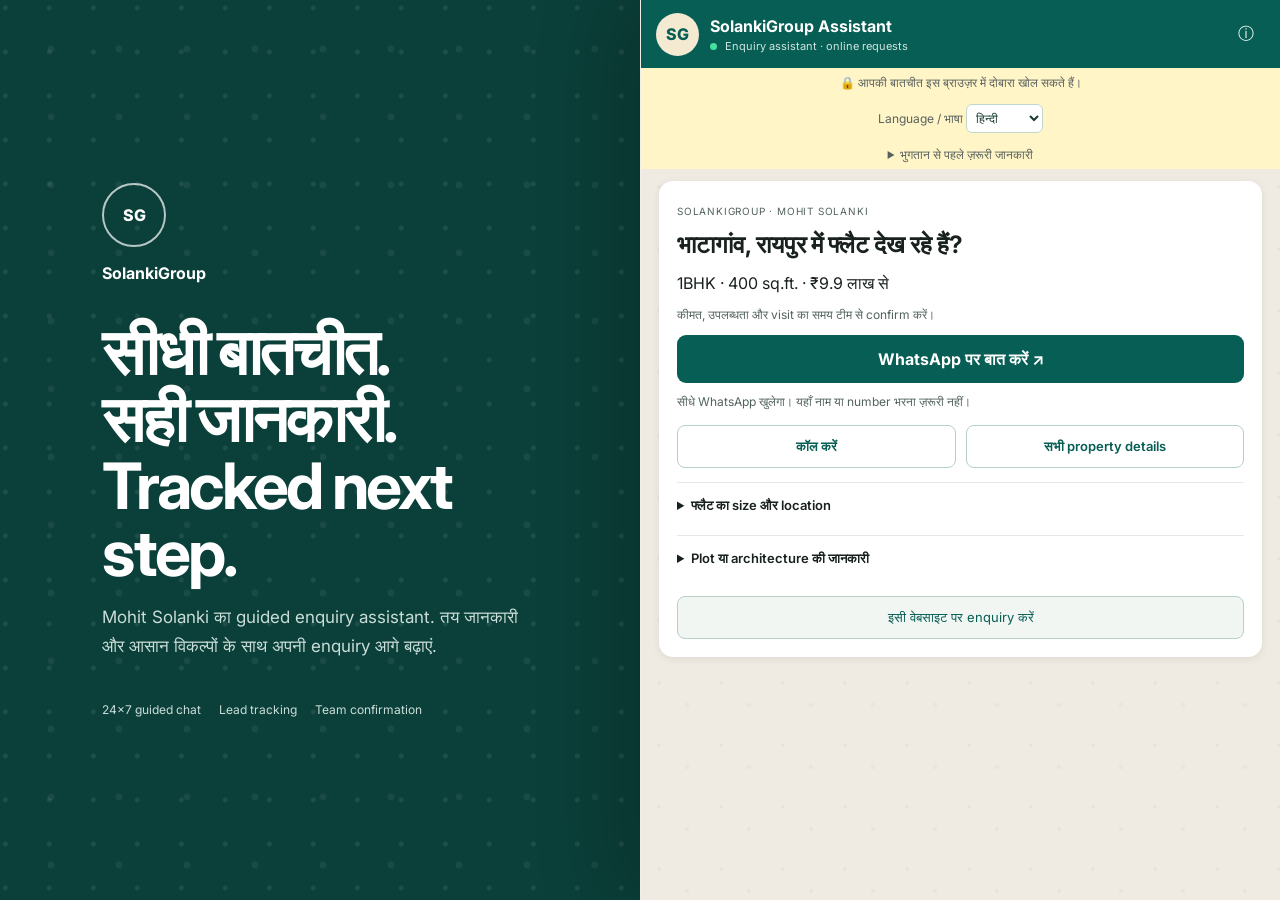
<file: index.html>
<!doctype html>
<html lang="hi">
<head>
  <meta charset="utf-8"><meta name="viewport" content="width=device-width,initial-scale=1,viewport-fit=cover"><meta name="theme-color" content="#075e54">
  <meta name="description" content="Mohit Solanki का guided enquiry chat—property जानकारी, visit और online architecture meeting requests.">
  <link rel="manifest" href="manifest.webmanifest"><link rel="apple-touch-icon" href="icon-192.png"><title>Chat with SolankiGroup</title><link rel="preconnect" href="https://fonts.googleapis.com"><link rel="preconnect" href="https://fonts.gstatic.com" crossorigin><link href="https://fonts.googleapis.com/css2?family=Inter:wght@400;500;600;700&display=swap" rel="stylesheet"><link rel="stylesheet" href="styles.css?v=2.4">
<script defer src="meta-pixel.js?v=1"></script></head>
<body>
<div class="page-shell">
  <aside class="desktop-note"><span class="desktop-logo">SG</span><p>SolankiGroup</p><h1>सीधी बातचीत.<br>सही जानकारी.<br>Tracked next step.</h1><p class="desktop-copy">Mohit Solanki का guided enquiry assistant. तय जानकारी और आसान विकल्पों के साथ अपनी enquiry आगे बढ़ाएं.</p><div class="trust-row"><span>24×7 guided chat</span><span>Lead tracking</span><span>Team confirmation</span></div></aside>
  <main class="chat-app" aria-label="SolankiGroup guided enquiry chat">
    <header class="chat-header"><button class="icon-button back-button" type="button" aria-label="Back" onclick="history.length>1?history.back():null">‹</button><span class="avatar">SG</span><div class="contact-title"><strong>SolankiGroup Assistant</strong><small><i></i> Enquiry assistant · online requests</small></div><a class="icon-button" href="details.html" aria-label="Property details">ⓘ</a></header>
    <div class="privacy-strip">🔒 आपकी बातचीत इस ब्राउज़र में दोबारा खोल सकते हैं।</div>
<div class="privacy-strip"><label for="chat-language">Language / भाषा </label><select id="chat-language"><option value="hi">हिन्दी</option><option value="en">English</option><option value="hinglish">Hinglish</option></select></div>
<details class="privacy-strip"><summary>भुगतान से पहले ज़रूरी जानकारी</summary>Mohit Solanki की WhatsApp 9691062422 से लिखित स्वीकृति मिले बिना कोई भुगतान न करें।</details>
    <section class="chat-wall" id="chat-wall">
      <section class="entry-panel" id="entry-panel" aria-label="Property information and contact">
        <small>SOLANKIGROUP · MOHIT SOLANKI</small>
        <h1>भाटागांव, रायपुर में फ्लैट देख रहे हैं?</h1>
        <p>1BHK · 400 sq.ft. · ₹9.9 लाख से</p>
        <p class="entry-note">कीमत, उपलब्धता और visit का समय टीम से confirm करें।</p>
        <a class="primary-contact" data-contact-channel="whatsapp" href="https://wa.me/919691062422?text=Namaste%2C%20mujhe%20Bhatagaon%20Raipur%20flats%20ki%20details%20aur%20site%20visit%20ki%20jaankari%20chahiye.">WhatsApp पर बात करें ↗</a>
        <p class="entry-note">सीधे WhatsApp खुलेगा। यहाँ नाम या number भरना ज़रूरी नहीं।</p>
        <div class="entry-options"><a data-contact-channel="call" href="tel:+919691062422">कॉल करें</a><a href="details.html">सभी property details</a></div>
        <details class="property-answer"><summary>फ्लैट का size और location</summary><p>भाटागांव, रायपुर: 1BHK 400 sq.ft., 2BHK 530 sq.ft., 3BHK 665–808 sq.ft. Exact availability और final price टीम से पूछें।</p><a href="https://maps.app.goo.gl/QeDPmbqixXpA8thv7">Map देखें ↗</a></details>
        <details class="property-answer"><summary>Plot या architecture की जानकारी</summary><p>Amleshwar residential plots और online architecture planning की जानकारी उपलब्ध है।</p><a href="details.html">Details देखें →</a></details>
        <button type="button" id="web-enquiry-open" aria-expanded="false" aria-controls="lead-gate">इसी वेबसाइट पर enquiry करें</button>
      </section>
      <div class="date-chip">आज</div>
      <div class="message assistant welcome-message"><p>नमस्ते! Mohit Solanki से संपर्क करने के लिए धन्यवाद।</p><p>Saved web chat और visit request के लिए अपना नाम, mobile number और संपर्क की अनुमति दें।</p><time>अभी</time></div>
      <form class="lead-gate" id="lead-gate"><strong>अपनी enquiry शुरू करें</strong><label>आपका नाम<input name="name" autocomplete="name" minlength="2" maxlength="80" placeholder="पूरा नाम" required></label><label>Mobile / WhatsApp number<input name="phone" autocomplete="tel" inputmode="numeric" pattern="[6-9][0-9]{9}" maxlength="10" placeholder="10-digit mobile number" required></label><label class="consent"><input name="consent" type="checkbox" required><span>मैं enquiry के जवाब और requested follow-up के लिए संपर्क की अनुमति देता/देती हूँ.</span></label><button type="submit">Secure chat शुरू करें</button><small>आपकी जानकारी public नहीं होगी.</small></form>
      <p style="font-size:14px;padding:0 12px;color:#52635c">अधूरी enquiry पर अधिकतम 2 reminders इसी web chat में मिल सकते हैं: 24 घंटे बाद और 72 घंटे बाद, working hours में। रोकने के लिए Stop लिखें।</p>
      <div id="chat-log" class="chat-log" aria-live="polite"></div>
      <p id="history-status" role="status" hidden></p><button id="history-retry" type="button" hidden>Chat फिर load करें</button>
      <div class="quick-replies" id="quick-replies" hidden aria-label="Suggested replies"></div>
      <div class="quick-replies" id="topic-suggestions" hidden aria-label="Related questions"></div>
    </section>
    <div class="chat-actions" id="chat-actions" hidden><button type="button" id="schedule-open">📅 Visit / meeting schedule करें</button><a href="details.html">More details</a></div>
    <form class="composer" id="chat-form"><button type="button" class="attach" id="schedule-shortcut" aria-label="Schedule">＋</button><label class="sr-only" for="chat-input">Message</label><input id="chat-input" maxlength="1200" autocomplete="off" placeholder="पहले नाम और number दर्ज करें" disabled required><button class="send" type="submit" aria-label="Send message">➤</button></form>
    <section class="schedule-sheet" id="schedule-sheet" hidden aria-labelledby="schedule-title"><button class="sheet-backdrop" type="button" data-close-sheet aria-label="Close"></button><form class="schedule-card" id="visit-form"><header><div><small>TRACKED REQUEST</small><h2 id="schedule-title">Visit / meeting schedule करें</h2></div><button type="button" data-close-sheet aria-label="Close">×</button></header><label>Request type<select name="requestType" required><option value="site-visit">Property site visit</option><option value="architecture-meeting">Online architecture meeting</option><option value="callback">Scheduled callback</option></select></label><label id="property-field">Property<select name="propertyId" required><option value="">Select करें</option><option value="property-bhatagaon">Bhatagaon Flats</option><option value="property-amleshwar">Amleshwar Plots</option></select></label><label>Requirement<input name="requirement" maxlength="120" placeholder="आप क्या देखना या discuss करना चाहते हैं?"></label><div class="visit-only" id="visit-only"><label>Approx. budget<input name="budget" maxlength="80" placeholder="जैसे ₹12 lakh"></label><label>Purpose<select name="purpose"><option value="">Select करें</option><option>Self-use</option><option>Investment</option></select></label><label>Finance<select name="finance"><option value="">Select करें</option><option>Loan चाहिए</option><option>Self-funded</option><option>अभी तय नहीं</option></select></label><label>Visitors<input name="visitors" type="number" min="1" max="10" value="1"></label></div><label>Google Calendar email (optional)<input name="email" type="email" autocomplete="email" maxlength="254" placeholder="name@gmail.com"></label><label>Preferred date & time<input name="preferredAt" type="datetime-local" required></label><label class="trap" aria-hidden="true">Website<input name="website" tabindex="-1" autocomplete="off"></label><p class="sheet-status" id="form-status" role="status"></p><button class="schedule-submit" type="submit">Request भेजें</button><small>Monday–Saturday · 10:00 AM–6:30 PM · slot Our Team confirm करेगी.</small></form></section>
  </main>
</div>
<script>
const API="https://mohit-property-crm-raipur.mohitsolanki.chatgpt.site";
const attributionParams=new URLSearchParams(location.search),attribution=[...attributionParams.entries()].filter(([key])=>/^(utm_|fbclid$|ad_id$|adset_id$|campaign_id$)/i.test(key)).map(([key,value])=>`${key}=${value}`).join("&");
// Persist the return identity across tab/browser closes. Migrate existing tab sessions.
const chatStorage={
 getItem(key){try{return localStorage.getItem(key)||sessionStorage.getItem(key)}catch{try{return sessionStorage.getItem(key)}catch{return null}}},
 setItem(key,value){try{localStorage.setItem(key,value)}catch{try{sessionStorage.setItem(key,value)}catch{}}}
};
for(const key of ['solankigroup-enquiry-session','solankigroup-lead-profile']){const value=chatStorage.getItem(key);if(value)chatStorage.setItem(key,value)}
let language=chatStorage.getItem('solankigroup-language')||'hi';
let sessionId=chatStorage.getItem("solankigroup-enquiry-session");if(!sessionId){sessionId=crypto.randomUUID();chatStorage.setItem("solankigroup-enquiry-session",sessionId)}let profile=null;try{profile=JSON.parse(chatStorage.getItem("solankigroup-lead-profile")||"null")}catch{};let sending=false;
const wall=document.querySelector("#chat-wall"),log=document.querySelector("#chat-log"),gate=document.querySelector("#lead-gate"),quickReplies=document.querySelector("#quick-replies"),actions=document.querySelector("#chat-actions"),chatForm=document.querySelector("#chat-form"),chatInput=document.querySelector("#chat-input"),sheet=document.querySelector("#schedule-sheet"),visitForm=document.querySelector("#visit-form"),statusBox=document.querySelector("#form-status");
let guidedState=null,guidedRequestType="site-visit",restoring=false,historyReady=!profile;
function setChoices(choices){quickReplies.replaceChildren();for(const value of (choices||[]).slice(0,6)){const button=document.createElement("button");button.type="button";button.dataset.message=value;button.textContent=value;quickReplies.append(button)}quickReplies.hidden=!quickReplies.children.length}
function setSuggestions(values){const box=document.querySelector('#topic-suggestions');box.replaceChildren();for(const value of (values||[]).slice(0,3)){const b=document.createElement('button');b.type='button';b.textContent=value;b.addEventListener('click',()=>sendEnquiry(value));box.append(b)}box.hidden=!box.children.length}
function timeNow(){return new Intl.DateTimeFormat("en-IN",{hour:"2-digit",minute:"2-digit"}).format(new Date())}function addMessage(text,role){const bubble=document.createElement("div");bubble.className=`message ${role}`;const copy=document.createElement("p");copy.textContent=text;const time=document.createElement("time");time.textContent=timeNow();bubble.append(copy,time);log.appendChild(bubble);wall.scrollTop=wall.scrollHeight;return bubble}function unlockChat(){gate.hidden=true;actions.hidden=false;chatInput.disabled=false;chatInput.placeholder="Message लिखें"}if(profile){unlockChat();document.querySelector(".welcome-message").querySelector("p").textContent=`वापस स्वागत है, ${profile.name}. अपनी enquiry लिखें—guided assistant उपलब्ध जानकारी और scheduling में मदद करेगा.`;document.querySelector(".welcome-message").querySelectorAll("p")[1].hidden=true}
async function sendEnquiry(message,showUser=true){
 if(!profile||sending||restoring||!historyReady)return false;sending=true;
 if(showUser)addMessage(message,"user");chatInput.value="";chatInput.disabled=true;quickReplies.querySelectorAll("button").forEach(b=>b.disabled=true);
 const pending=addMessage("जवाब तैयार हो रहा है…","assistant pending");
 try{
 const response=await fetch(`${API}/api/ai/chat`,{method:"POST",headers:{"content-type":"application/json"},signal:AbortSignal.timeout(30000),body:JSON.stringify({message,language,sessionId,attribution,profile,followupConsent:profile.followupConsent===true})});
 const data=await response.json();if(!response.ok||!data.reply)throw Error(data.error||"जवाब उपलब्ध नहीं है।");
 pending.querySelector("p").textContent=data.reply;setChoices(data.choices);setSuggestions(data.suggestions);guidedState=data.guided||null;guidedRequestType=data.requestType||"site-visit";
 document.querySelector(".contact-title small").textContent="Guided assistant · enquiry saved";
 return true;
 }catch(error){pending.querySelector("p").textContent="Message का जवाब नहीं मिला। "+(error.name==="TimeoutError"?"Connection में समय लग रहा है।":error.message)+" नीचे message फिर भेजें।";if(showUser)chatInput.value=message;return false}
 finally{pending.classList.remove("pending");sending=false;chatInput.disabled=!gate.hidden;quickReplies.querySelectorAll("button").forEach(b=>b.disabled=false);if(gate.hidden)chatInput.focus();wall.scrollTop=wall.scrollHeight}
}
gate.addEventListener("submit",async event=>{
 event.preventDefault();if(sending)return;const button=gate.querySelector("button");button.disabled=true;button.textContent="Enquiry save हो रही है…";
 profile=Object.fromEntries(new FormData(gate));profile.followupConsent=profile.consent==="on";delete profile.consent;
 const saved=await sendEnquiry("Namaste, main apni enquiry shuru karna chahta/chahti hoon.",false);
 if(saved){chatStorage.setItem("solankigroup-lead-profile",JSON.stringify(profile));unlockChat();if(window.trackSolankiLead)window.trackSolankiLead()}else{profile=null}
 button.disabled=false;button.textContent="Secure chat शुरू करें";
});
chatForm.addEventListener("submit",event=>{event.preventDefault();const message=chatInput.value.trim();if(message&&!sending)void sendEnquiry(message)});
quickReplies.addEventListener("click",event=>{const button=event.target.closest("[data-message]");if(button&&!sending)void sendEnquiry(button.dataset.message)});

function openSheet(){if(!profile)return;if(guidedState){visitForm.elements.requestType.value=guidedRequestType;updateRequestFields();const s=guidedState;if(guidedRequestType==="site-visit")visitForm.elements.propertyId.value=s.intent==="flat"?"property-bhatagaon":s.intent==="plot"?"property-amleshwar":"";visitForm.elements.requirement.value=[s.bhk?s.bhk+"BHK":"",s.city,s.area,s.floors?s.floors+" floors":"",s.scope,s.timeline?"Timeline: "+s.timeline:""].filter(Boolean).join(" · ").slice(0,120);visitForm.elements.budget.value=s.budget||"";visitForm.elements.purpose.value=s.purpose||"";visitForm.elements.finance.value=s.finance||"";visitForm.elements.visitors.value=s.visitors||"1"}sheet.hidden=false;document.body.classList.add("sheet-open")}function closeSheet(){sheet.hidden=true;document.body.classList.remove("sheet-open")}document.querySelector("#schedule-open").addEventListener("click",openSheet);document.querySelector("#schedule-shortcut").addEventListener("click",openSheet);document.querySelectorAll("[data-close-sheet]").forEach(button=>button.addEventListener("click",closeSheet));
const dateInput=visitForm.elements.preferredAt,now=new Date(Date.now()+30*60*1000);now.setMinutes(Math.ceil(now.getMinutes()/15)*15,0,0);dateInput.min=new Date(now.getTime()-now.getTimezoneOffset()*60000).toISOString().slice(0,16);function updateRequestFields(){const isVisit=visitForm.elements.requestType.value==="site-visit";document.querySelector("#property-field").hidden=!isVisit;document.querySelector("#visit-only").hidden=!isVisit;visitForm.elements.propertyId.required=isVisit;if(!isVisit)visitForm.elements.propertyId.value=""}visitForm.elements.requestType.addEventListener("change",updateRequestFields);updateRequestFields();
visitForm.addEventListener("submit",async event=>{event.preventDefault();const button=visitForm.querySelector(".schedule-submit");button.disabled=true;button.textContent="Request save हो रही है…";statusBox.textContent="";try{const payload=Object.fromEntries(new FormData(visitForm));payload.sessionId=sessionId;payload.profile=profile;payload.name=profile.name;payload.phone=profile.phone;payload.preferredAt=new Date(payload.preferredAt).toISOString();payload.attribution=attribution;const bookingKey='solankigroup-booking:'+sessionId;let retryBooking=null;try{retryBooking=JSON.parse(chatStorage.getItem(bookingKey)||'null')}catch{}const fingerprint=JSON.stringify(payload);payload.requestKey=retryBooking?.fingerprint===fingerprint?retryBooking.id:crypto.randomUUID();chatStorage.setItem(bookingKey,JSON.stringify({fingerprint,id:payload.requestKey}));const response=await fetch(`${API}/api/public/visit-request`,{method:"POST",headers:{"content-type":"application/json"},body:JSON.stringify(payload)});const data=await response.json();if(!response.ok)throw new Error(data.error||"Request save नहीं हुई.");chatStorage.setItem(bookingKey,'null');closeSheet();addMessage(`✅ आपकी ${data.requestType==="site-visit"?"visit":"meeting/callback"} request सुरक्षित रूप से save हो गई है.\nRequest ID: ${data.requestId}\nमेरी अपॉइंटमेंट में status देखें। समय बदलने पर आपकी सहमति ली जाएगी।`,"assistant");visitForm.reset();updateRequestFields();if(window.refreshAppointments)void window.refreshAppointments()}catch(error){statusBox.textContent=error.message}finally{button.disabled=false;button.textContent="Request भेजें"}});
let checkingFollowup=false,lastFollowupCheck=0;
async function checkFollowup(){
 if(!profile||!gate.hidden||sending||checkingFollowup||document.visibilityState!=="visible"||chatInput.value.trim()||!sheet.hidden||Date.now()-lastFollowupCheck<60000)return;
 checkingFollowup=true;lastFollowupCheck=Date.now();
 try{const response=await fetch(`${API}/api/ai/followup`,{method:"POST",headers:{"content-type":"application/json"},signal:AbortSignal.timeout(12000),body:JSON.stringify({sessionId,profile})});if(!response.ok)return;const data=await response.json();if(!sending)for(const message of data.messages||[])addMessage(message.text,"assistant");}catch{/* A reminder failure must not interrupt the enquiry. */}finally{checkingFollowup=false}
}
// The CRM remains the source of truth. Only unsent text and local booking receipts
// live in persistent browser storage; returning from details never starts a new enquiry.
const draftKey=`solankigroup-chat-ui:${sessionId}`;
function saveChatUI(){if(restoring||!historyReady)return;try{chatStorage.setItem(draftKey,JSON.stringify({draft:chatInput.value,receipts:[...log.children].filter(b=>b.querySelector('p')?.textContent.startsWith('✅')).map(b=>({text:b.querySelector('p').textContent,time:b.querySelector('time').textContent}))}))}catch{}}
chatInput.addEventListener('input',saveChatUI);window.addEventListener('pagehide',saveChatUI);
async function restoreChat(){
 if(!profile||restoring||sending)return;
 restoring=true;chatInput.disabled=true;
 const status=document.querySelector('#history-status'),retry=document.querySelector('#history-retry');
 status.hidden=false;status.textContent='आपकी पिछली बातचीत load हो रही है…';retry.hidden=true;
 try{
  const response=await fetch(`${API}/api/ai/chat`,{method:'POST',headers:{'content-type':'application/json'},signal:AbortSignal.timeout(30000),body:JSON.stringify({action:'history',sessionId,profile,language})});
  const data=await response.json();if(!response.ok||!Array.isArray(data.messages))throw Error('History unavailable');
  log.replaceChildren();
  for(const message of data.messages){const bubble=addMessage(message.content,message.role);const date=new Date(message.created_at);if(!Number.isNaN(date.getTime()))bubble.querySelector('time').textContent=new Intl.DateTimeFormat('en-IN',{hour:'2-digit',minute:'2-digit'}).format(date)}
  let ui={};try{ui=JSON.parse(chatStorage.getItem(draftKey)||'{}')||{}}catch{}
  for(const receipt of (Array.isArray(ui.receipts)?ui.receipts:[])){if(typeof receipt.text==='string'&&receipt.text.startsWith('✅')){const b=addMessage(receipt.text,'assistant');b.querySelector('time').textContent=typeof receipt.time==='string'?receipt.time:''}}
  chatInput.value=typeof ui.draft==='string'?ui.draft.slice(0,1200):'';
  setChoices(data.choices);setSuggestions(data.suggestions);guidedState=data.guided||null;guidedRequestType=data.requestType||'site-visit';
  status.hidden=true;historyReady=true;chatInput.disabled=false;wall.scrollTop=wall.scrollHeight;
 }catch{status.textContent='पिछली बातचीत अभी load नहीं हुई। आपकी chat delete नहीं हुई है। दोबारा load करें।';retry.hidden=false}
 finally{restoring=false}
}
document.querySelector('#history-retry').addEventListener('click',restoreChat);
setInterval(()=>{if(!restoring&&historyReady)void checkFollowup()},60000);document.addEventListener('visibilitychange',()=>{if(document.visibilityState==='hidden')saveChatUI();else if(!restoring&&historyReady)void checkFollowup()});
const languageSelect=document.querySelector('#chat-language');languageSelect.value=language;
languageSelect.addEventListener('change',()=>{language=languageSelect.value;chatStorage.setItem('solankigroup-language',language);document.documentElement.lang=language==='hi'?'hi':'en';if(profile&&!sending)void sendEnquiry(language==='hi'?'हिंदी में':language==='en'?'English':'Hinglish',false)});
if(profile)void restoreChat();
</script>
<script src="client-experience.js?v=2.3"></script>
<script src="enquiry-entry.js?v=1"></script>
</body></html>
</file>
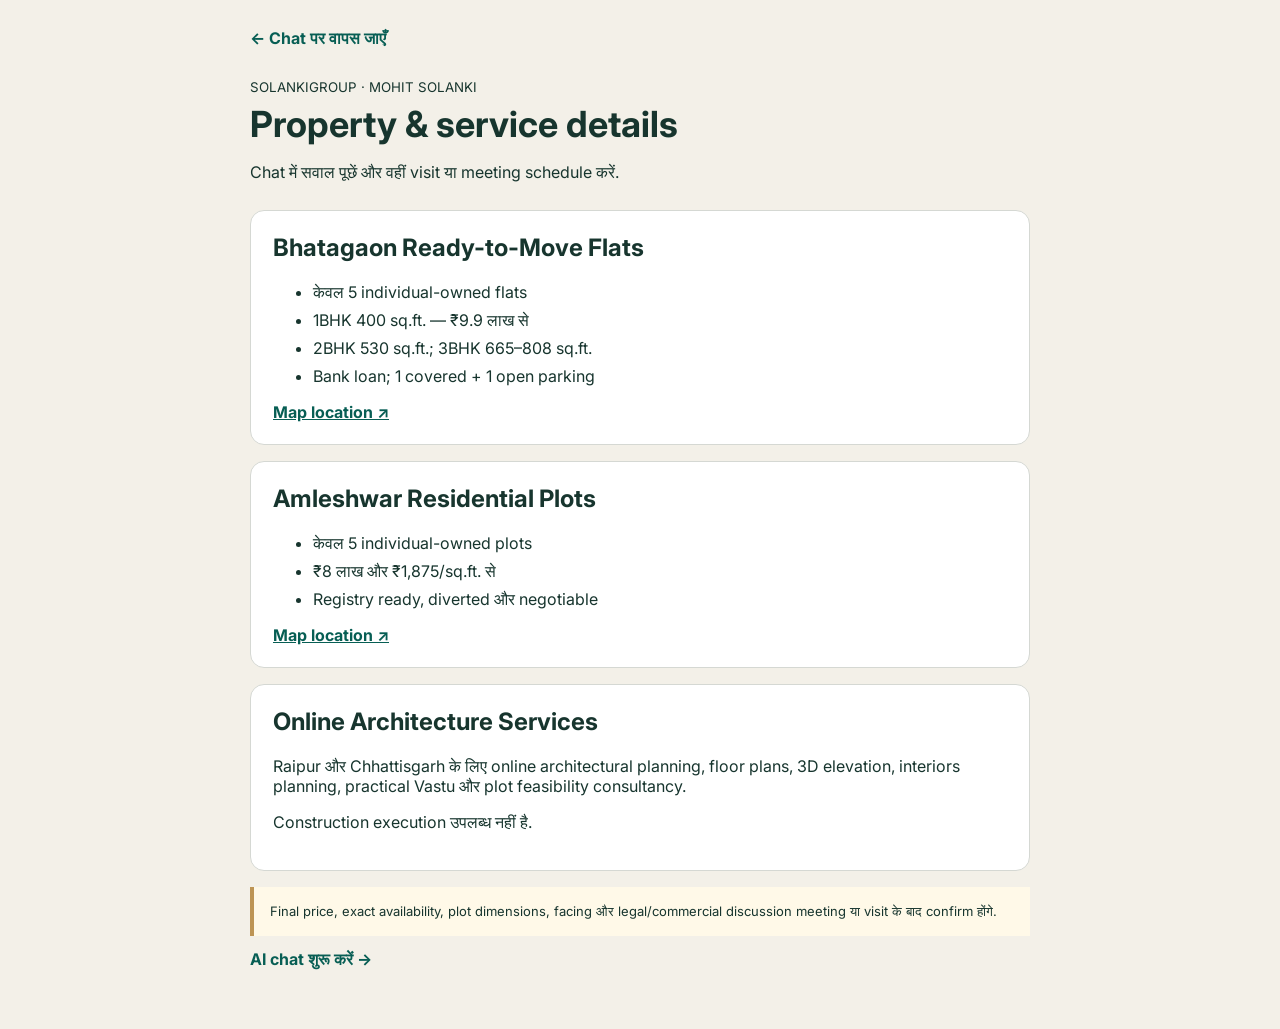
<file: details.html>
<!doctype html><html lang="hi"><head><meta charset="utf-8"><meta name="viewport" content="width=device-width,initial-scale=1"><title>SolankiGroup Details</title><link href="https://fonts.googleapis.com/css2?family=Inter:wght@400;600;700&display=swap" rel="stylesheet"><style>body{margin:0;background:#f3f0e8;color:#17352e;font-family:Inter,Arial,sans-serif}.wrap{max-width:780px;margin:auto;padding:28px 18px 60px}.back{color:#075e54;font-weight:700;text-decoration:none}.head{margin:28px 0}.head h1{margin:6px 0;font-size:36px}.card{margin:16px 0;padding:22px;border:1px solid #d5d8d3;border-radius:14px;background:white}.card h2{margin-top:0}.card li{margin:8px 0}.card a{color:#075e54;font-weight:700}.note{padding:16px;border-left:4px solid #bd9454;background:#fff9e8;font-size:13px}</style><script defer src="meta-pixel.js?v=1"></script></head><body><main class="wrap"><a class="back" href="index.html">← Chat पर वापस जाएँ</a><header class="head"><small>SOLANKIGROUP · MOHIT SOLANKI</small><h1>Property & service details</h1><p>Chat में सवाल पूछें और वहीं visit या meeting schedule करें.</p></header><article class="card"><h2>Bhatagaon Ready-to-Move Flats</h2><ul><li>केवल 5 individual-owned flats</li><li>1BHK 400 sq.ft. — ₹9.9 लाख से</li><li>2BHK 530 sq.ft.; 3BHK 665–808 sq.ft.</li><li>Bank loan; 1 covered + 1 open parking</li></ul><a href="https://maps.app.goo.gl/QeDPmbqixXpA8thv7">Map location ↗</a></article><article class="card"><h2>Amleshwar Residential Plots</h2><ul><li>केवल 5 individual-owned plots</li><li>₹8 लाख और ₹1,875/sq.ft. से</li><li>Registry ready, diverted और negotiable</li></ul><a href="https://maps.app.goo.gl/VsrnzoVqdcRHxfj5A">Map location ↗</a></article><article class="card"><h2>Online Architecture Services</h2><p>Raipur और Chhattisgarh के लिए online architectural planning, floor plans, 3D elevation, interiors planning, practical Vastu और plot feasibility consultancy.</p><p>Construction execution उपलब्ध नहीं है.</p></article><p class="note">Final price, exact availability, plot dimensions, facing और legal/commercial discussion meeting या visit के बाद confirm होंगे.</p><a class="back" href="index.html">AI chat शुरू करें →</a></main></body></html>
</file>
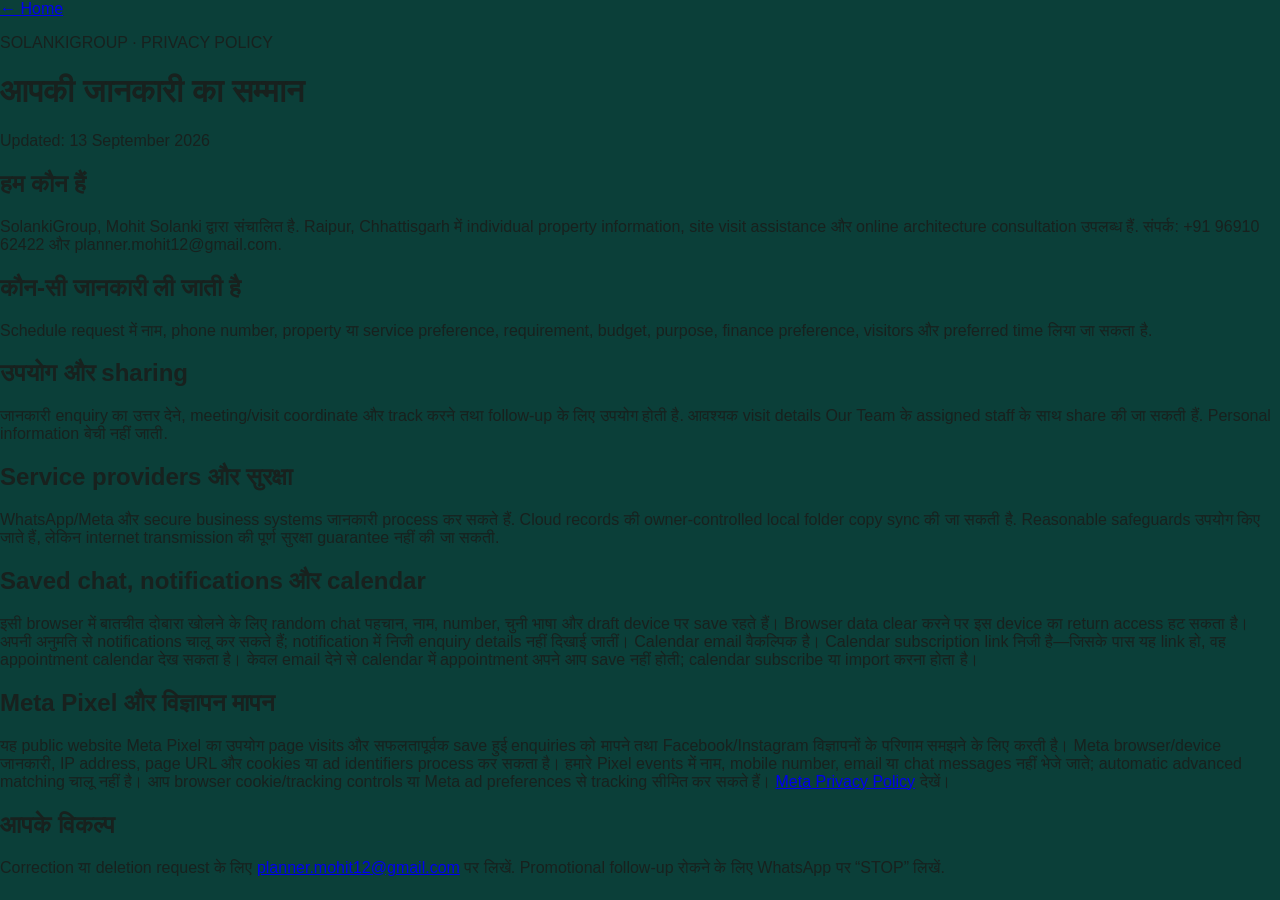
<file: privacy.html>
<!doctype html>
<html lang="hi">
<head><meta charset="utf-8"><meta name="viewport" content="width=device-width,initial-scale=1"><title>Privacy | SolankiGroup</title><link rel="stylesheet" href="styles.css"><script defer src="meta-pixel.js?v=1"></script></head>
<body><main class="legal"><a class="back" href="index.html">← Home</a><p class="eyebrow">SOLANKIGROUP · PRIVACY POLICY</p><h1>आपकी जानकारी का सम्मान</h1><p class="updated">Updated: 13 September 2026</p><h2>हम कौन हैं</h2><p>SolankiGroup, Mohit Solanki द्वारा संचालित है. Raipur, Chhattisgarh में individual property information, site visit assistance और online architecture consultation उपलब्ध हैं. संपर्क: +91 96910 62422 और planner.mohit12@gmail.com.</p><h2>कौन-सी जानकारी ली जाती है</h2><p>Schedule request में नाम, phone number, property या service preference, requirement, budget, purpose, finance preference, visitors और preferred time लिया जा सकता है.</p><h2>उपयोग और sharing</h2><p>जानकारी enquiry का उत्तर देने, meeting/visit coordinate और track करने तथा follow-up के लिए उपयोग होती है. आवश्यक visit details Our Team के assigned staff के साथ share की जा सकती हैं. Personal information बेची नहीं जाती.</p><h2>Service providers और सुरक्षा</h2><p>WhatsApp/Meta और secure business systems जानकारी process कर सकते हैं. Cloud records की owner-controlled local folder copy sync की जा सकती है. Reasonable safeguards उपयोग किए जाते हैं, लेकिन internet transmission की पूर्ण सुरक्षा guarantee नहीं की जा सकती.</p><h2>Saved chat, notifications और calendar</h2><p>इसी browser में बातचीत दोबारा खोलने के लिए random chat पहचान, नाम, number, चुनी भाषा और draft device पर save रहते हैं। Browser data clear करने पर इस device का return access हट सकता है। अपनी अनुमति से notifications चालू कर सकते हैं; notification में निजी enquiry details नहीं दिखाई जातीं। Calendar email वैकल्पिक है। Calendar subscription link निजी है—जिसके पास यह link हो, वह appointment calendar देख सकता है। केवल email देने से calendar में appointment अपने आप save नहीं होती; calendar subscribe या import करना होता है।</p><h2>Meta Pixel और विज्ञापन मापन</h2><p>यह public website Meta Pixel का उपयोग page visits और सफलतापूर्वक save हुई enquiries को मापने तथा Facebook/Instagram विज्ञापनों के परिणाम समझने के लिए करती है। Meta browser/device जानकारी, IP address, page URL और cookies या ad identifiers process कर सकता है। हमारे Pixel events में नाम, mobile number, email या chat messages नहीं भेजे जाते; automatic advanced matching चालू नहीं है। आप browser cookie/tracking controls या Meta ad preferences से tracking सीमित कर सकते हैं। <a href="https://www.facebook.com/privacy/policy/" target="_blank" rel="noopener noreferrer">Meta Privacy Policy</a> देखें।</p><h2>आपके विकल्प</h2><p>Correction या deletion request के लिए <a href="mailto:planner.mohit12@gmail.com">planner.mohit12@gmail.com</a> पर लिखें. Promotional follow-up रोकने के लिए WhatsApp पर “STOP” लिखें.</p></main></body>
</html>
</file>
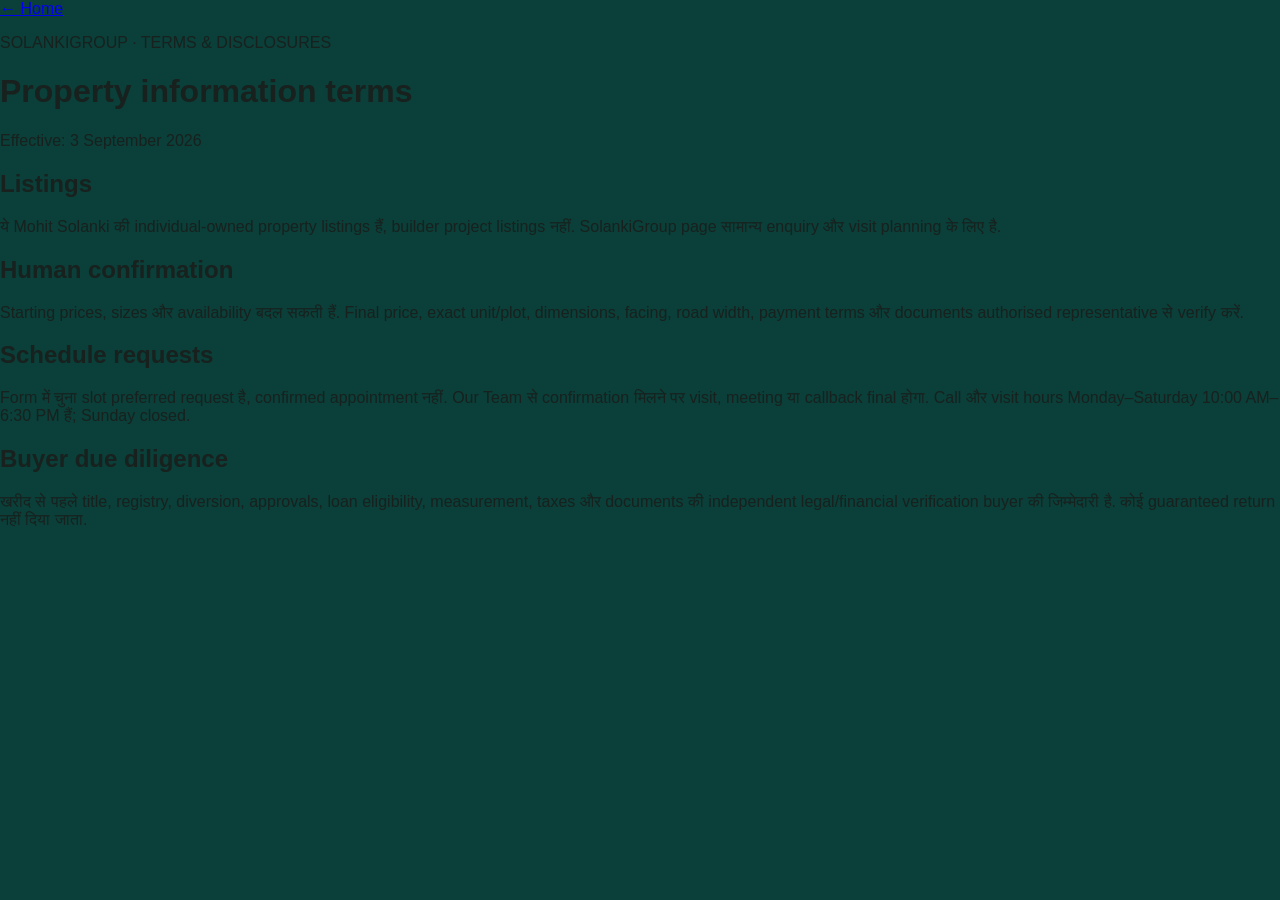
<file: terms.html>
<!doctype html>
<html lang="hi">
<head><meta charset="utf-8"><meta name="viewport" content="width=device-width,initial-scale=1"><title>Terms | SolankiGroup</title><link rel="stylesheet" href="styles.css"><script defer src="meta-pixel.js?v=1"></script></head>
<body><main class="legal"><a class="back" href="index.html">← Home</a><p class="eyebrow">SOLANKIGROUP · TERMS & DISCLOSURES</p><h1>Property information terms</h1><p class="updated">Effective: 3 September 2026</p><h2>Listings</h2><p>ये Mohit Solanki की individual-owned property listings हैं, builder project listings नहीं. SolankiGroup page सामान्य enquiry और visit planning के लिए है.</p><h2>Human confirmation</h2><p>Starting prices, sizes और availability बदल सकती हैं. Final price, exact unit/plot, dimensions, facing, road width, payment terms और documents authorised representative से verify करें.</p><h2>Schedule requests</h2><p>Form में चुना slot preferred request है, confirmed appointment नहीं. Our Team से confirmation मिलने पर visit, meeting या callback final होगा. Call और visit hours Monday–Saturday 10:00 AM–6:30 PM हैं; Sunday closed.</p><h2>Buyer due diligence</h2><p>खरीद से पहले title, registry, diversion, approvals, loan eligibility, measurement, taxes और documents की independent legal/financial verification buyer की जिम्मेदारी है. कोई guaranteed return नहीं दिया जाता.</p></main></body>
</html>
</file>
<file: styles.css>
:root{--green:#075e54;--accent:#25a878;--chat:#efeae2;--out:#d9fdd3;--ink:#18211e;--muted:#66736f}*{box-sizing:border-box}[hidden]{display:none!important}html,body{height:100%}body{margin:0;background:#0b3f39;color:var(--ink);font-family:Inter,Arial,sans-serif}.page-shell{display:grid;grid-template-columns:minmax(300px,1fr) minmax(390px,640px);height:100dvh;overflow:hidden;background:radial-gradient(circle at 12% 18%,rgba(255,255,255,.08) 0 2px,transparent 3px),radial-gradient(circle at 75% 72%,rgba(255,255,255,.06) 0 3px,transparent 4px),#0b3f39;background-size:44px 44px,68px 68px}.desktop-note{display:flex;flex-direction:column;justify-content:center;max-width:720px;padding:8vw;color:white}.desktop-logo{display:grid;place-items:center;width:64px;height:64px;border:2px solid rgba(255,255,255,.7);border-radius:50%;font-weight:800}.desktop-note>p:first-of-type{margin:16px 0 35px;font-weight:700}.desktop-note h1{margin:0;font-size:clamp(38px,5vw,70px);line-height:1.05;letter-spacing:-.045em}.desktop-copy{max-width:620px;color:#c9ddd8;font-size:17px;line-height:1.7}.trust-row{display:flex;flex-wrap:wrap;gap:18px;margin-top:24px;color:#c9ddd8;font-size:12px}.chat-app{position:relative;display:grid;grid-template-rows:auto auto minmax(0,1fr) auto auto;height:100dvh;background:var(--chat);box-shadow:-20px 0 80px rgba(0,0,0,.2)}.chat-header{z-index:3;display:flex;align-items:center;gap:11px;min-height:68px;padding:10px 15px;background:var(--green);color:white}.avatar{display:grid;place-items:center;width:43px;height:43px;border-radius:50%;background:#f4ead2;color:var(--green);font-weight:800}.contact-title{min-width:0;flex:1}.contact-title strong,.contact-title small{display:block;overflow:hidden;text-overflow:ellipsis;white-space:nowrap}.contact-title strong{font-size:16px}.contact-title small{margin-top:3px;color:#d1e5e1;font-size:11px}.contact-title i{display:inline-block;width:7px;height:7px;margin-right:5px;border-radius:50%;background:#43e09e}.icon-button{display:grid;place-items:center;width:38px;height:38px;border:0;border-radius:50%;background:transparent;color:white;font:25px/1 inherit;text-decoration:none;cursor:pointer}.back-button{font-size:36px}.privacy-strip{z-index:2;padding:7px 14px;background:#fff5c7;color:#59615e;font-size:11px;text-align:center}.chat-wall{position:relative;display:flex;flex-direction:column;gap:8px;overflow-y:auto;padding:12px 18px 20px;background-color:var(--chat);background-image:radial-gradient(circle at 18px 18px,rgba(50,70,64,.045) 0 1.5px,transparent 2px),radial-gradient(circle at 46px 40px,rgba(50,70,64,.035) 0 2px,transparent 2.5px);background-size:62px 62px}.date-chip{align-self:center;margin:2px 0 7px;padding:5px 10px;border-radius:7px;background:#e1f2f5;color:#52635f;font-size:11px;box-shadow:0 1px 1px rgba(0,0,0,.08)}.message{position:relative;align-self:flex-start;max-width:84%;padding:8px 9px 5px;border-radius:8px;background:white;box-shadow:0 1px 1px rgba(0,0,0,.12);font-size:14px;line-height:1.45;white-space:pre-wrap}.message::before{content:"";position:absolute;top:0;left:-7px;border-top:8px solid white;border-left:8px solid transparent}.message p{margin:0 0 2px}.message time{display:block;color:#7c8985;font-size:9px;text-align:right}.message.user{align-self:flex-end;background:var(--out)}.message.user::before{left:auto;right:-7px;border-top-color:var(--out);border-left:0;border-right:8px solid transparent}.message.pending{color:var(--muted);font-style:italic}.welcome-message p+p{margin-top:7px}.chat-log{display:contents}.lead-gate{align-self:flex-start;display:grid;gap:12px;width:min(92%,420px);padding:16px;border-radius:9px;background:white;box-shadow:0 2px 8px rgba(0,0,0,.13)}.lead-gate>strong{font-size:15px}.lead-gate label,.schedule-card label{display:grid;gap:6px;color:#4a5753;font-size:11px;font-weight:700}.lead-gate input,.schedule-card input,.schedule-card select{width:100%;padding:11px 12px;border:1px solid #cad3d0;border-radius:7px;background:white;color:var(--ink);font:14px inherit;outline:none}.lead-gate input:focus,.schedule-card input:focus,.schedule-card select:focus{border-color:var(--accent);box-shadow:0 0 0 3px rgba(37,168,120,.12)}.lead-gate .consent{display:flex;align-items:flex-start;gap:8px;font-weight:500;line-height:1.45}.consent input{width:17px;height:17px;margin:1px 0 0;accent-color:var(--green)}.lead-gate>button,.schedule-submit{padding:12px;border:0;border-radius:7px;background:var(--green);color:white;font:700 14px inherit;cursor:pointer}.lead-gate>button:disabled,.schedule-submit:disabled{opacity:.65}.lead-gate>small,.schedule-card>small{color:#78847f;font-size:10px;text-align:center}.quick-replies{display:flex;align-self:flex-end;flex-wrap:wrap;justify-content:flex-end;gap:7px;max-width:94%;margin:5px 0}.quick-replies button,.chat-actions button,.chat-actions a{padding:8px 11px;border:1px solid #99c6b7;border-radius:999px;background:white;color:var(--green);font:600 11px inherit;text-decoration:none;cursor:pointer}.chat-actions{display:flex;gap:8px;overflow-x:auto;padding:7px 12px;border-top:1px solid #d7dcda;background:#f8faf9}.chat-actions button,.chat-actions a{white-space:nowrap}.composer{display:grid;grid-template-columns:auto 1fr auto;align-items:center;gap:8px;padding:9px 11px calc(9px + env(safe-area-inset-bottom));background:#f0f2f1}.composer input{min-width:0;padding:12px 15px;border:0;border-radius:24px;background:white;font:14px inherit;outline:none}.composer input:disabled{background:#e1e5e3}.composer button{display:grid;place-items:center;width:42px;height:42px;border:0;border-radius:50%;cursor:pointer}.attach{background:white;color:#5d6a66;font-size:25px}.send{background:var(--green);color:white;font-size:18px}.sr-only{position:absolute;width:1px;height:1px;padding:0;margin:-1px;overflow:hidden;clip:rect(0,0,0,0);white-space:nowrap;border:0}.schedule-sheet[hidden]{display:none}.schedule-sheet{position:absolute;inset:0;z-index:10;display:flex;align-items:flex-end}.sheet-backdrop{position:absolute;inset:0;border:0;background:rgba(0,0,0,.48)}.schedule-card{position:relative;display:grid;grid-template-columns:1fr 1fr;gap:12px;width:100%;max-height:88%;overflow:auto;padding:18px 18px calc(20px + env(safe-area-inset-bottom));border-radius:20px 20px 0 0;background:white;box-shadow:0 -20px 70px rgba(0,0,0,.25)}.schedule-card header{display:flex;grid-column:1/-1;justify-content:space-between;align-items:flex-start}.schedule-card h2{margin:3px 0 5px;font-size:20px}.schedule-card header small{color:var(--accent);font-size:9px;font-weight:800;letter-spacing:.15em}.schedule-card header button{width:34px;height:34px;border:0;border-radius:50%;background:#eef2f0;color:#4f5c58;font-size:23px;cursor:pointer}.visit-only{display:contents}.schedule-submit,.schedule-card>small,.sheet-status{grid-column:1/-1}.sheet-status{margin:0;color:#a23528;font-size:12px}.trap{position:absolute!important;left:-9999px!important}body.sheet-open{overflow:hidden}@media(max-width:860px){.page-shell{display:block}.desktop-note{display:none}.chat-app{width:100%;box-shadow:none}.message{max-width:88%}.schedule-card{grid-template-columns:1fr}.schedule-card header,.schedule-submit,.schedule-card>small,.sheet-status{grid-column:1}.visit-only{display:grid;gap:12px}.visit-only[hidden]{display:none}}@media(min-width:861px){.chat-app{border-left:1px solid rgba(255,255,255,.15)}.back-button{display:none}}

.client-hub{margin:10px 12px;padding:12px;background:#fff;border:1px solid #cbded5;border-radius:16px;font-size:14px}.client-hub summary{font-weight:700;cursor:pointer;color:#075e54;min-height:30px}.hub-controls{display:flex;flex-wrap:wrap;gap:8px;margin-top:10px}.client-hub button,.client-hub a{display:inline-block;padding:10px 12px;min-height:44px;border-radius:10px;background:#e9f3ee;border:1px solid #c1d7cb;color:#075e54;text-decoration:none;cursor:pointer}.hub-status{line-height:1.65;overflow-wrap:anywhere}.appointment-card{border-top:1px solid #dfebe5;padding:14px 0;line-height:1.5}.appointment-card p{margin:5px 0}.appointment-card button{margin:5px 8px 0 0}.message p{white-space:pre-wrap;overflow-wrap:anywhere}#chat-language{padding:5px;border-radius:6px;border:1px solid #c1d7cb;background:white;color:#173b2f}

.chat-app{display:flex;flex-direction:column}.chat-header,.privacy-strip,.chat-actions,.composer{flex-shrink:0}.chat-wall{flex:1;min-height:0}.privacy-strip{font-size:12px}.client-hub{flex-shrink:0}.privacy-strip select{font:inherit}
.entry-panel{padding:18px;border-radius:14px;background:white;box-shadow:0 2px 8px #00000012}.entry-panel>small{font-size:10px;letter-spacing:.08em;color:#52635c}.entry-panel h1{margin:10px 0;font-size:24px;line-height:1.35}.entry-panel p{line-height:1.55;margin:10px 0}.entry-panel .entry-note{font-size:12px;color:#52635c}.primary-contact{display:block;padding:14px 12px;border-radius:9px;background:#075e54;color:white;text-align:center;text-decoration:none;font-weight:700;min-height:48px}.entry-options{display:flex;gap:10px;margin:14px 0}.entry-options a{flex:1;padding:12px 8px;text-align:center;border:1px solid #b5d1c5;border-radius:8px;text-decoration:none;color:#075e54;font-size:13px;font-weight:600}.property-answer{padding:12px 0;border-top:1px solid #e3e9e5;font-size:13px;line-height:1.6}.property-answer summary{cursor:pointer;font-weight:600;min-height:28px}.property-answer a{color:#075e54}#web-enquiry-open{width:100%;padding:12px;margin-top:8px;background:#f1f6f3;color:#075e54;border:1px solid #b5d1c5;border-radius:8px;cursor:pointer;font:inherit;font-size:13px}.entry-panel a:focus-visible,.entry-panel button:focus-visible,.entry-panel summary:focus-visible{outline:3px solid #dbab3c;outline-offset:3px}@media(max-width:480px){.entry-panel{padding:15px}.entry-panel h1{font-size:22px}.chat-wall{padding:10px 12px 16px}}
</file>
